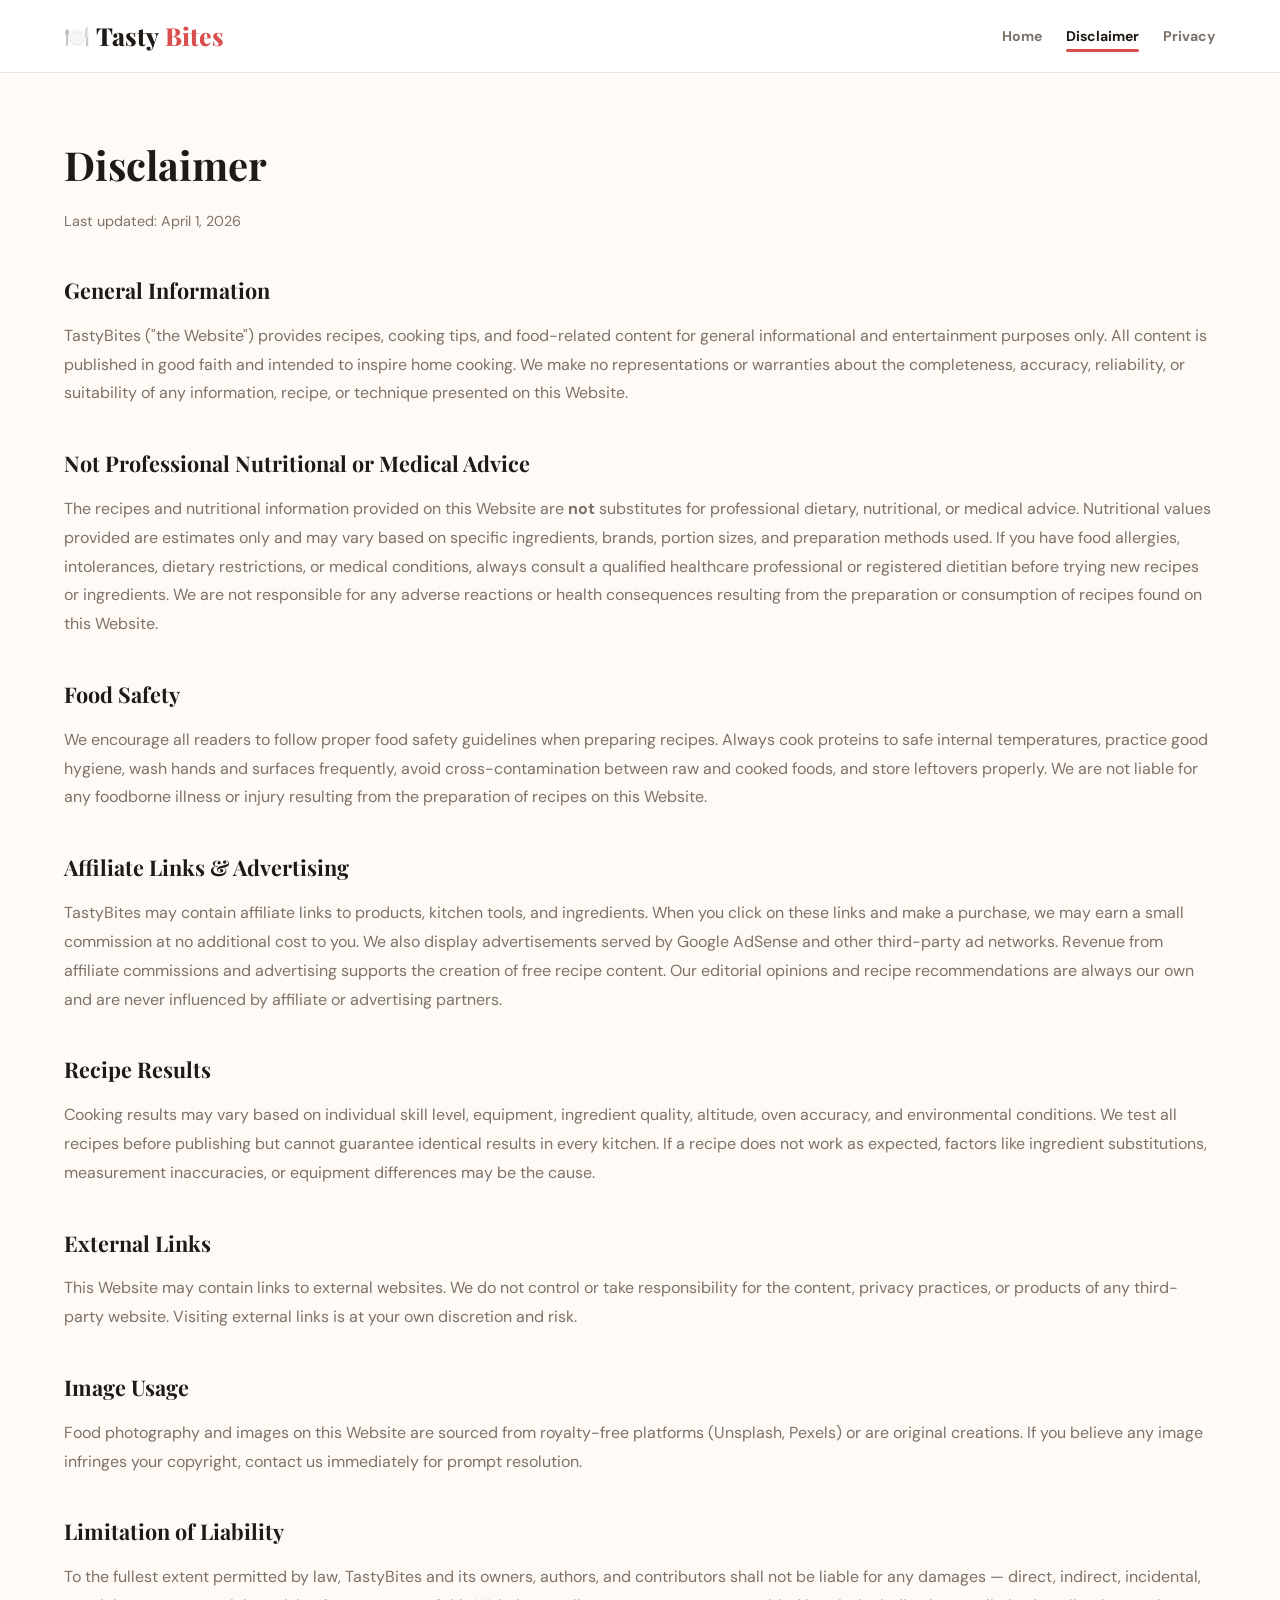
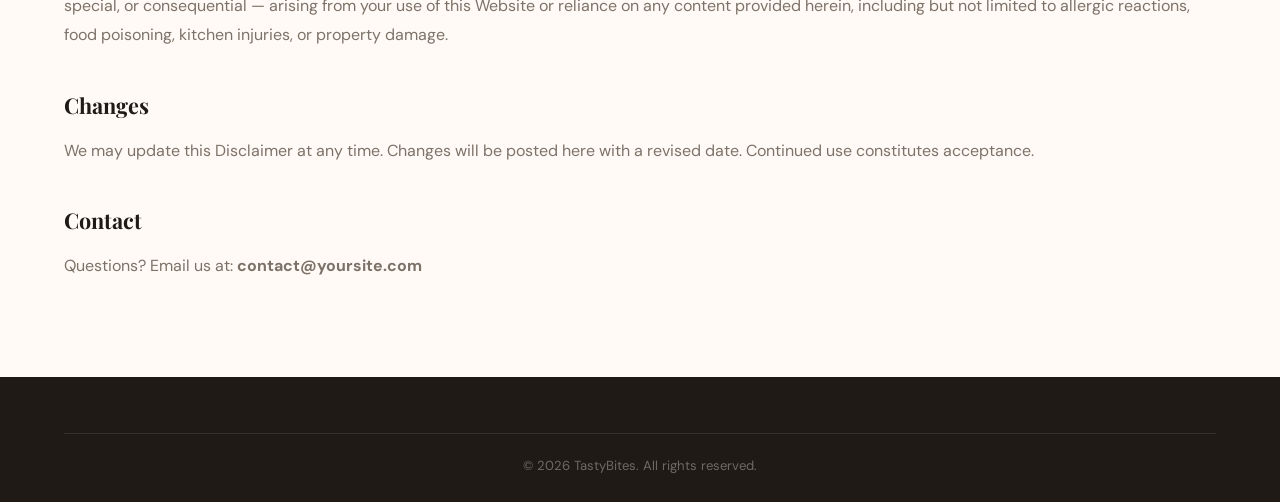
<file: public/disclaimer.html>
<!DOCTYPE html>
<html lang="en">
<head>
    <meta charset="UTF-8">
    <meta name="viewport" content="width=device-width, initial-scale=1.0">
    <meta name="description" content="Disclaimer for TastyBites — Recipe website. Information on content accuracy, nutritional information, affiliate links, and liability.">
    <meta name="robots" content="noindex, follow">
    <title>Disclaimer — TastyBites Recipes</title>
    <link rel="preconnect" href="https://fonts.googleapis.com">
    <link rel="preconnect" href="https://fonts.gstatic.com" crossorigin>
    <link href="https://fonts.googleapis.com/css2?family=Playfair+Display:wght@600;700;800&family=DM+Sans:wght@400;500;600;700;800&display=swap" rel="stylesheet">
    <link rel="stylesheet" href="style.css">
</head>
<body>

    <header class="header" id="header">
        <div class="container header-row">
            <a href="index.html" class="logo"><span class="logo-emoji">🍽️</span> Tasty<span class="logo-highlight">Bites</span></a>
            <nav aria-label="Main Navigation">
                <ul class="nav" id="navMenu">
                    <li><a href="index.html">Home</a></li>
                    <li><a href="disclaimer.html" class="active">Disclaimer</a></li>
                    <li><a href="privacy-policy.html">Privacy</a></li>
                </ul>
            </nav>
            <button class="menu-btn" id="menuBtn" aria-label="Toggle navigation"><span></span><span></span><span></span></button>
        </div>
    </header>

    <main class="legal-pg">
        <div class="container">
            <h1>Disclaimer</h1>
            <p class="meta">Last updated: April 1, 2026</p>

            <h2>General Information</h2>
            <p>TastyBites ("the Website") provides recipes, cooking tips, and food-related content for general informational and entertainment purposes only. All content is published in good faith and intended to inspire home cooking. We make no representations or warranties about the completeness, accuracy, reliability, or suitability of any information, recipe, or technique presented on this Website.</p>

            <h2>Not Professional Nutritional or Medical Advice</h2>
            <p>The recipes and nutritional information provided on this Website are <strong>not</strong> substitutes for professional dietary, nutritional, or medical advice. Nutritional values provided are estimates only and may vary based on specific ingredients, brands, portion sizes, and preparation methods used. If you have food allergies, intolerances, dietary restrictions, or medical conditions, always consult a qualified healthcare professional or registered dietitian before trying new recipes or ingredients. We are not responsible for any adverse reactions or health consequences resulting from the preparation or consumption of recipes found on this Website.</p>

            <h2>Food Safety</h2>
            <p>We encourage all readers to follow proper food safety guidelines when preparing recipes. Always cook proteins to safe internal temperatures, practice good hygiene, wash hands and surfaces frequently, avoid cross-contamination between raw and cooked foods, and store leftovers properly. We are not liable for any foodborne illness or injury resulting from the preparation of recipes on this Website.</p>

            <h2>Affiliate Links & Advertising</h2>
            <p>TastyBites may contain affiliate links to products, kitchen tools, and ingredients. When you click on these links and make a purchase, we may earn a small commission at no additional cost to you. We also display advertisements served by Google AdSense and other third-party ad networks. Revenue from affiliate commissions and advertising supports the creation of free recipe content. Our editorial opinions and recipe recommendations are always our own and are never influenced by affiliate or advertising partners.</p>

            <h2>Recipe Results</h2>
            <p>Cooking results may vary based on individual skill level, equipment, ingredient quality, altitude, oven accuracy, and environmental conditions. We test all recipes before publishing but cannot guarantee identical results in every kitchen. If a recipe does not work as expected, factors like ingredient substitutions, measurement inaccuracies, or equipment differences may be the cause.</p>

            <h2>External Links</h2>
            <p>This Website may contain links to external websites. We do not control or take responsibility for the content, privacy practices, or products of any third-party website. Visiting external links is at your own discretion and risk.</p>

            <h2>Image Usage</h2>
            <p>Food photography and images on this Website are sourced from royalty-free platforms (Unsplash, Pexels) or are original creations. If you believe any image infringes your copyright, contact us immediately for prompt resolution.</p>

            <h2>Limitation of Liability</h2>
            <p>To the fullest extent permitted by law, TastyBites and its owners, authors, and contributors shall not be liable for any damages — direct, indirect, incidental, special, or consequential — arising from your use of this Website or reliance on any content provided herein, including but not limited to allergic reactions, food poisoning, kitchen injuries, or property damage.</p>

            <h2>Changes</h2>
            <p>We may update this Disclaimer at any time. Changes will be posted here with a revised date. Continued use constitutes acceptance.</p>

            <h2>Contact</h2>
            <p>Questions? Email us at: <strong>contact@yoursite.com</strong></p>
        </div>
    </main>

    <footer class="footer">
        <div class="container"><div class="ft-bottom"><p>&copy; 2026 TastyBites. All rights reserved.</p></div></div>
    </footer>
    <script src="script.js"></script>
</body>
</html>
</file>
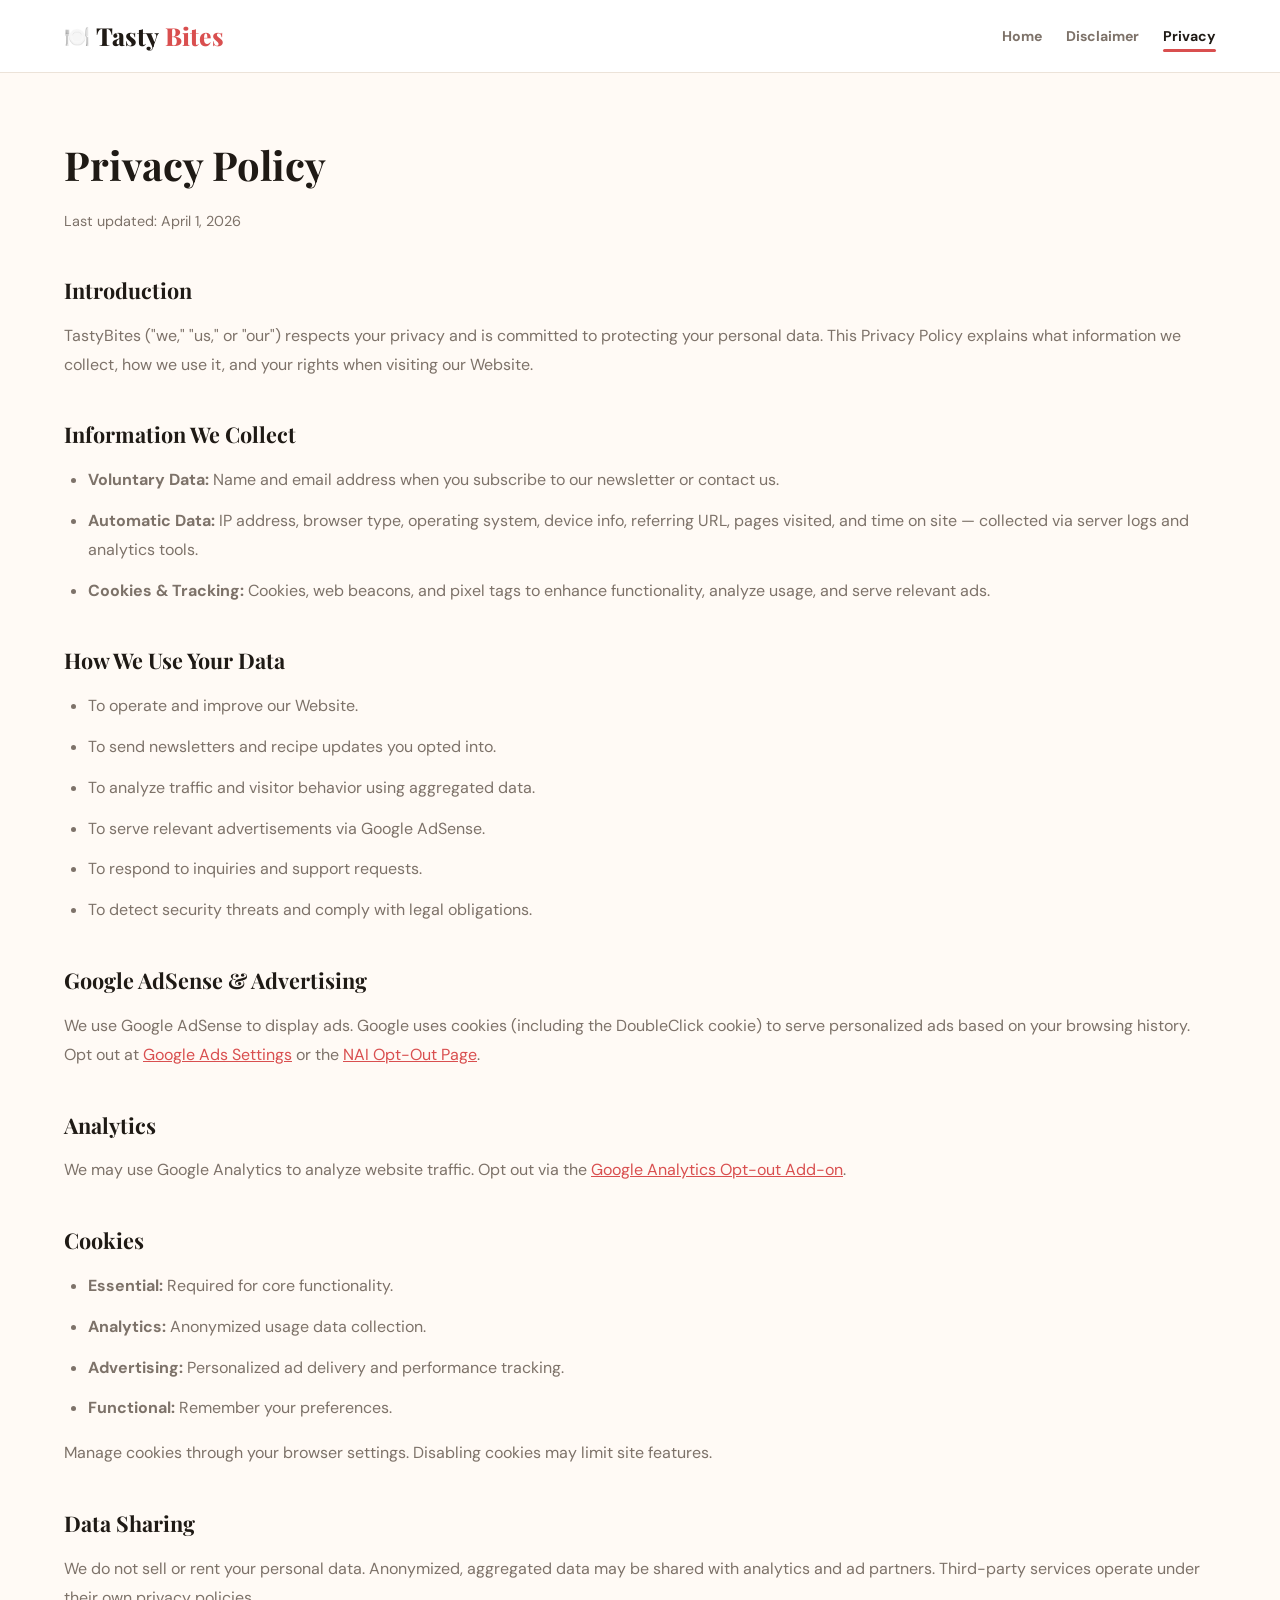
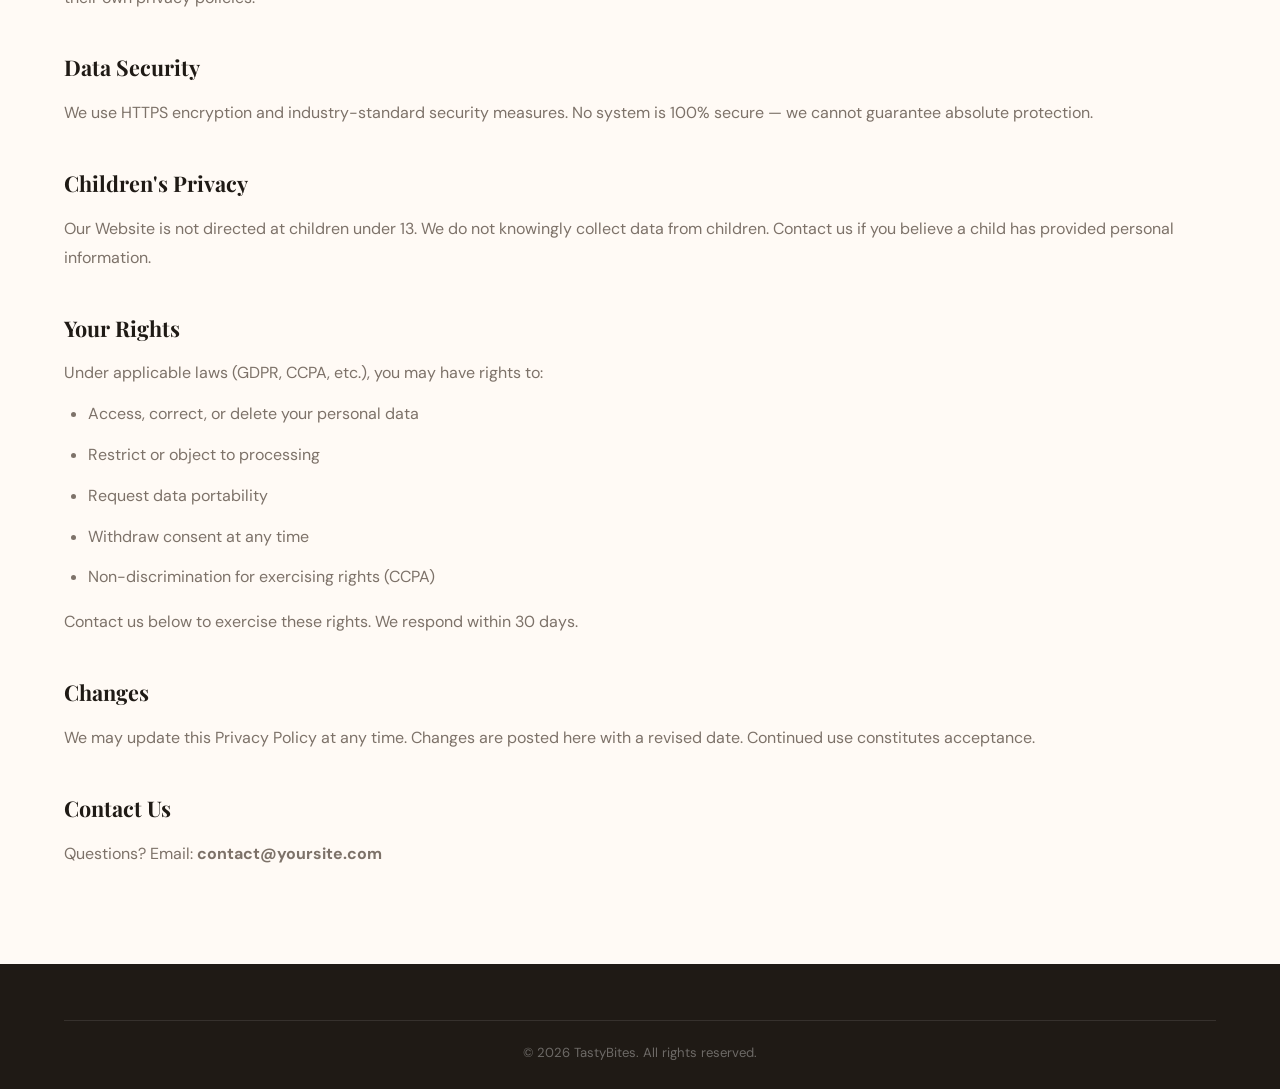
<file: public/privacy-policy.html>
<!DOCTYPE html>
<html lang="en">
<head>
    <meta charset="UTF-8">
    <meta name="viewport" content="width=device-width, initial-scale=1.0">
    <meta name="description" content="Privacy Policy for TastyBites — Recipe website. Learn how we collect, use, and protect your personal information.">
    <meta name="robots" content="noindex, follow">
    <title>Privacy Policy — TastyBites Recipes</title>
    <link rel="preconnect" href="https://fonts.googleapis.com">
    <link rel="preconnect" href="https://fonts.gstatic.com" crossorigin>
    <link href="https://fonts.googleapis.com/css2?family=Playfair+Display:wght@600;700;800&family=DM+Sans:wght@400;500;600;700;800&display=swap" rel="stylesheet">
    <link rel="stylesheet" href="style.css">
</head>
<body>

    <header class="header" id="header">
        <div class="container header-row">
            <a href="index.html" class="logo"><span class="logo-emoji">🍽️</span> Tasty<span class="logo-highlight">Bites</span></a>
            <nav aria-label="Main Navigation">
                <ul class="nav" id="navMenu">
                    <li><a href="index.html">Home</a></li>
                    <li><a href="disclaimer.html">Disclaimer</a></li>
                    <li><a href="privacy-policy.html" class="active">Privacy</a></li>
                </ul>
            </nav>
            <button class="menu-btn" id="menuBtn" aria-label="Toggle navigation"><span></span><span></span><span></span></button>
        </div>
    </header>

    <main class="legal-pg">
        <div class="container">
            <h1>Privacy Policy</h1>
            <p class="meta">Last updated: April 1, 2026</p>

            <h2>Introduction</h2>
            <p>TastyBites ("we," "us," or "our") respects your privacy and is committed to protecting your personal data. This Privacy Policy explains what information we collect, how we use it, and your rights when visiting our Website.</p>

            <h2>Information We Collect</h2>
            <ul>
                <li><strong>Voluntary Data:</strong> Name and email address when you subscribe to our newsletter or contact us.</li>
                <li><strong>Automatic Data:</strong> IP address, browser type, operating system, device info, referring URL, pages visited, and time on site — collected via server logs and analytics tools.</li>
                <li><strong>Cookies & Tracking:</strong> Cookies, web beacons, and pixel tags to enhance functionality, analyze usage, and serve relevant ads.</li>
            </ul>

            <h2>How We Use Your Data</h2>
            <ul>
                <li>To operate and improve our Website.</li>
                <li>To send newsletters and recipe updates you opted into.</li>
                <li>To analyze traffic and visitor behavior using aggregated data.</li>
                <li>To serve relevant advertisements via Google AdSense.</li>
                <li>To respond to inquiries and support requests.</li>
                <li>To detect security threats and comply with legal obligations.</li>
            </ul>

            <h2>Google AdSense & Advertising</h2>
            <p>We use Google AdSense to display ads. Google uses cookies (including the DoubleClick cookie) to serve personalized ads based on your browsing history. Opt out at <a href="https://www.google.com/settings/ads" target="_blank" rel="noopener noreferrer">Google Ads Settings</a> or the <a href="https://optout.networkadvertising.org/" target="_blank" rel="noopener noreferrer">NAI Opt-Out Page</a>.</p>

            <h2>Analytics</h2>
            <p>We may use Google Analytics to analyze website traffic. Opt out via the <a href="https://tools.google.com/dlpage/gaoptout" target="_blank" rel="noopener noreferrer">Google Analytics Opt-out Add-on</a>.</p>

            <h2>Cookies</h2>
            <ul>
                <li><strong>Essential:</strong> Required for core functionality.</li>
                <li><strong>Analytics:</strong> Anonymized usage data collection.</li>
                <li><strong>Advertising:</strong> Personalized ad delivery and performance tracking.</li>
                <li><strong>Functional:</strong> Remember your preferences.</li>
            </ul>
            <p>Manage cookies through your browser settings. Disabling cookies may limit site features.</p>

            <h2>Data Sharing</h2>
            <p>We do not sell or rent your personal data. Anonymized, aggregated data may be shared with analytics and ad partners. Third-party services operate under their own privacy policies.</p>

            <h2>Data Security</h2>
            <p>We use HTTPS encryption and industry-standard security measures. No system is 100% secure — we cannot guarantee absolute protection.</p>

            <h2>Children's Privacy</h2>
            <p>Our Website is not directed at children under 13. We do not knowingly collect data from children. Contact us if you believe a child has provided personal information.</p>

            <h2>Your Rights</h2>
            <p>Under applicable laws (GDPR, CCPA, etc.), you may have rights to:</p>
            <ul>
                <li>Access, correct, or delete your personal data</li>
                <li>Restrict or object to processing</li>
                <li>Request data portability</li>
                <li>Withdraw consent at any time</li>
                <li>Non-discrimination for exercising rights (CCPA)</li>
            </ul>
            <p>Contact us below to exercise these rights. We respond within 30 days.</p>

            <h2>Changes</h2>
            <p>We may update this Privacy Policy at any time. Changes are posted here with a revised date. Continued use constitutes acceptance.</p>

            <h2>Contact Us</h2>
            <p>Questions? Email: <strong>contact@yoursite.com</strong></p>
        </div>
    </main>

    <footer class="footer">
        <div class="container"><div class="ft-bottom"><p>&copy; 2026 TastyBites. All rights reserved.</p></div></div>
    </footer>
    <script src="script.js"></script>
</body>
</html>
</file>
<file: public/style.css>
/* ===== RESET ===== */
*,*::before,*::after{margin:0;padding:0;box-sizing:border-box}

:root{
    --red:#d94f4f;
    --red-dark:#b83a3a;
    --red-light:#fde8e8;
    --orange:#e8873a;
    --orange-light:#fef3e6;
    --green:#4a9c6d;
    --cream:#fffaf5;
    --warm:#f9f1e8;
    --surface:#ffffff;
    --dark:#1f1a15;
    --text:#3a3530;
    --muted:#7d7269;
    --border:#ece3d9;
    --hd:'Playfair Display',Georgia,serif;
    --bd:'DM Sans','Segoe UI',sans-serif;
    --r:18px;
    --r-sm:12px;
    --sh:0 5px 28px rgba(217,79,79,.06);
    --sh-lg:0 14px 48px rgba(217,79,79,.11);
    --t:.3s ease
}

html{scroll-behavior:smooth}
body{font-family:var(--bd);background:var(--cream);color:var(--text);line-height:1.8;-webkit-font-smoothing:antialiased}
.container{max-width:1200px;margin:0 auto;padding:0 24px}
a{color:var(--red);text-decoration:none;transition:color var(--t)}
a:hover{color:var(--red-dark)}
img{max-width:100%;height:auto;display:block}
.sr-only{position:absolute;width:1px;height:1px;padding:0;margin:-1px;overflow:hidden;clip:rect(0,0,0,0);border:0}

/* ===== CHIPS ===== */
.chip{
    display:inline-block;padding:6px 18px;border-radius:50px;
    font-size:.78rem;font-weight:800;letter-spacing:.8px;
    background:var(--red-light);color:var(--red-dark);
    text-transform:uppercase;margin-bottom:14px;
}
.chip-warm{background:var(--orange-light);color:#a85d1a}
.chip-light{background:rgba(255,255,255,.18);color:#fff}

/* ===== BUTTONS ===== */
.btn{
    display:inline-block;padding:15px 34px;border-radius:50px;
    font-weight:700;font-size:.94rem;font-family:var(--bd);
    cursor:pointer;border:2px solid transparent;transition:all var(--t);
}
.btn-red{background:var(--red);color:#fff;border-color:var(--red)}
.btn-red:hover{background:var(--red-dark);border-color:var(--red-dark);color:#fff;transform:translateY(-2px);box-shadow:var(--sh-lg)}
.btn-ghost{background:transparent;color:var(--text);border-color:var(--border)}
.btn-ghost:hover{border-color:var(--red);color:var(--red)}

/* ===== RIBBON ===== */
.ribbon{background:var(--dark);color:#fff;text-align:center;padding:10px 0;font-size:.84rem;font-weight:600}
.ribbon a{color:var(--orange);text-decoration:underline}

/* ===== HEADER ===== */
.header{background:var(--surface);border-bottom:1px solid var(--border);position:sticky;top:0;z-index:1000}
.header-row{display:flex;justify-content:space-between;align-items:center;height:72px}

.logo{display:flex;align-items:center;gap:6px;font-family:var(--hd);font-size:1.55rem;font-weight:800;color:var(--dark)}
.logo-highlight{color:var(--red)}
.logo-highlight-ft{color:var(--orange)}
.logo-emoji{font-size:1.3rem}
.logo-ft{color:#fff}

.nav{display:flex;list-style:none;gap:24px;align-items:center}
.nav a{font-size:.88rem;font-weight:700;color:var(--muted);padding:4px 0;position:relative}
.nav a::after{content:'';position:absolute;bottom:-3px;left:0;width:0;height:2.5px;border-radius:2px;background:var(--red);transition:width var(--t)}
.nav a:hover::after,.nav a.active::after{width:100%}
.nav a:hover,.nav a.active{color:var(--dark)}
.nav-divider{width:1px;height:18px;background:var(--border)}

.menu-btn{display:none;flex-direction:column;gap:5px;background:none;border:none;cursor:pointer;padding:6px}
.menu-btn span{display:block;width:26px;height:3px;background:var(--dark);border-radius:4px;transition:var(--t)}
.menu-btn.open span:nth-child(1){transform:rotate(45deg) translate(5px,6px)}
.menu-btn.open span:nth-child(2){opacity:0}
.menu-btn.open span:nth-child(3){transform:rotate(-45deg) translate(5px,-6px)}

/* ===== HERO ===== */
.hero{padding:60px 0 44px;overflow:hidden}
.hero-grid{display:grid;grid-template-columns:1fr 1.15fr;gap:48px;align-items:center}

.hero-content h1{font-family:var(--hd);font-size:3rem;line-height:1.14;color:var(--dark);margin-bottom:18px}
.hero-sub{color:var(--muted);font-size:1.06rem;margin-bottom:30px;max-width:490px}
.hero-actions{display:flex;gap:14px;flex-wrap:wrap;margin-bottom:32px}

.hero-meta{display:flex;gap:32px;border-top:1px solid var(--border);padding-top:24px}
.meta-item{display:flex;flex-direction:column}
.meta-item strong{font-size:1.4rem;color:var(--dark);font-family:var(--hd)}
.meta-item span{font-size:.76rem;color:var(--muted);text-transform:uppercase;letter-spacing:.5px}

.hero-visual{position:relative}
.hero-img{border-radius:var(--r);box-shadow:var(--sh-lg);width:100%;height:440px;object-fit:cover}

.hero-float{
    position:absolute;bottom:28px;left:-24px;
    background:var(--surface);border-radius:var(--r-sm);
    padding:14px 22px;box-shadow:var(--sh-lg);
    display:flex;align-items:center;gap:12px;
    animation:bounce 3.5s ease-in-out infinite;
}
.hero-float span{font-size:1.6rem}
.hero-float strong{display:block;font-size:.88rem;color:var(--dark)}
.hero-float small{font-size:.76rem;color:var(--muted)}

@keyframes bounce{0%,100%{transform:translateY(0)}50%{transform:translateY(-10px)}}

/* ===== SECTIONS ===== */
.sec{padding:84px 0}
.sec-warm{background:var(--warm)}
.sec-dark{background:linear-gradient(135deg,var(--dark) 0%,#342c24 100%);color:#fff}

.sec-header{text-align:center;margin-bottom:56px;max-width:700px;margin-left:auto;margin-right:auto}
.sec-header.centered{text-align:center}
.sec-header h2{font-family:var(--hd);font-size:2.3rem;color:var(--dark);line-height:1.2;margin-bottom:14px}
.sec-warm .sec-header h2{color:var(--dark)}
.sec-sub{color:var(--muted);font-size:1rem}

/* ===== RECIPE CARDS ===== */
.recipe-card{
    display:grid;grid-template-columns:1.1fr 1fr;
    background:var(--surface);border-radius:var(--r);
    box-shadow:var(--sh);overflow:hidden;margin-bottom:44px;
    transition:transform var(--t),box-shadow var(--t);
}
.recipe-card:hover{transform:translateY(-6px);box-shadow:var(--sh-lg)}

.recipe-card-flip{direction:rtl}
.recipe-card-flip>*{direction:ltr}

.recipe-img{position:relative;overflow:hidden}
.recipe-img img{width:100%;height:100%;object-fit:cover;border-radius:0;transition:transform .6s ease}
.recipe-card:hover .recipe-img img{transform:scale(1.05)}

.recipe-tag{
    position:absolute;top:18px;left:18px;
    background:var(--surface);color:var(--red-dark);
    padding:6px 16px;border-radius:50px;
    font-size:.76rem;font-weight:800;text-transform:uppercase;
    letter-spacing:.6px;box-shadow:var(--sh);
}
.recipe-card-flip .recipe-tag{left:auto;right:18px}

.recipe-body{padding:40px 44px;display:flex;flex-direction:column;justify-content:center}

.recipe-num{
    font-family:var(--hd);font-size:3.6rem;font-weight:800;
    color:var(--red-light);line-height:1;margin-bottom:6px;
}

.recipe-body h3{font-family:var(--hd);font-size:1.38rem;color:var(--dark);margin-bottom:16px;line-height:1.3}
.recipe-body p{color:var(--muted);font-size:.96rem}

/* ===== CATEGORY TILES ===== */
.cat-grid{display:grid;grid-template-columns:repeat(auto-fit,minmax(270px,1fr));gap:22px}

.cat-tile{
    display:block;background:var(--surface);border:2px solid var(--border);
    border-radius:var(--r);padding:36px 28px;text-align:center;
    transition:all var(--t);
}
.cat-tile:hover{border-color:var(--red);transform:translateY(-5px);box-shadow:var(--sh);background:var(--red);color:#fff}
.cat-tile:hover h3{color:#fff}
.cat-tile:hover p{color:rgba(255,255,255,.85)}

.cat-icon{font-size:3rem;margin-bottom:14px;display:block}
.cat-tile h3{font-family:var(--hd);font-size:1.2rem;color:var(--dark);margin-bottom:8px;transition:color var(--t)}
.cat-tile p{font-size:.9rem;color:var(--muted);line-height:1.65;transition:color var(--t)}

/* ===== NEWSLETTER ===== */
.nl-inner{max-width:580px;margin:0 auto;text-align:center}
.nl-inner h2{font-family:var(--hd);font-size:2.1rem;color:#fff;margin-bottom:12px}
.nl-inner>p{opacity:.85;margin-bottom:28px}
.nl-inner small{display:block;margin-top:14px;opacity:.5;font-size:.82rem}

.nl-form{display:flex;gap:12px;justify-content:center;flex-wrap:wrap}
.nl-form input[type="email"]{
    flex:1;min-width:240px;padding:15px 22px;
    border:2px solid rgba(255,255,255,.2);border-radius:50px;
    background:rgba(255,255,255,.08);color:#fff;
    font-size:1rem;font-family:var(--bd);outline:none;transition:border var(--t);
}
.nl-form input::placeholder{color:rgba(255,255,255,.45)}
.nl-form input:focus{border-color:var(--orange)}

/* ===== AD SLOT ===== */
.ad-slot{margin:34px auto;text-align:center;min-height:90px}

/* ===== FOOTER ===== */
.footer{background:var(--dark);color:#fff;padding:56px 0 24px}
.ft-grid{display:grid;grid-template-columns:1.5fr repeat(3,1fr);gap:36px;margin-bottom:40px}
.ft-about p{color:rgba(255,255,255,.55);font-size:.9rem;margin-top:12px}
.ft-col h4{font-size:.84rem;text-transform:uppercase;letter-spacing:1.2px;margin-bottom:16px;color:rgba(255,255,255,.75)}
.ft-col ul{list-style:none}
.ft-col li{margin-bottom:8px}
.ft-col a{color:rgba(255,255,255,.55);font-size:.88rem}
.ft-col a:hover{color:var(--orange)}
.ft-bottom{border-top:1px solid rgba(255,255,255,.1);padding-top:20px;text-align:center;font-size:.82rem;color:rgba(255,255,255,.35)}

/* ===== LEGAL PAGES ===== */
.legal-pg{padding:56px 0 84px}
.legal-pg h1{font-family:var(--hd);font-size:2.5rem;color:var(--dark);margin-bottom:8px}
.legal-pg .meta{color:var(--muted);margin-bottom:36px;font-size:.9rem}
.legal-pg h2{font-family:var(--hd);font-size:1.35rem;margin-top:36px;margin-bottom:12px;color:var(--dark);text-align:left}
.legal-pg p,.legal-pg li{color:var(--muted);font-size:1rem;margin-bottom:12px}
.legal-pg ul{padding-left:24px;margin-bottom:16px}
.legal-pg a{color:var(--red);text-decoration:underline}

/* ===== RESPONSIVE ===== */
@media(max-width:1024px){
    .hero-grid{grid-template-columns:1fr;text-align:center}
    .hero-sub{margin:0 auto 30px}
    .hero-actions,.hero-meta{justify-content:center}
    .hero-visual{max-width:600px;margin:0 auto}
    .hero-float{left:auto;right:20px}
    .recipe-card,.recipe-card-flip{grid-template-columns:1fr;direction:ltr}
    .recipe-card-flip>*{direction:ltr}
    .recipe-card-flip .recipe-tag{left:18px;right:auto}
    .recipe-img img{height:300px}
}
@media(max-width:768px){
    .nav{
        display:none;flex-direction:column;
        position:absolute;top:72px;left:0;right:0;
        background:var(--surface);padding:28px;gap:16px;
        box-shadow:var(--sh-lg);border-bottom:1px solid var(--border)
    }
    .nav.open{display:flex}
    .nav-divider{display:none}
    .menu-btn{display:flex}
    .hero-content h1{font-size:2.1rem}
    .hero-img{height:300px}
    .sec{padding:56px 0}
    .recipe-body{padding:26px}
    .recipe-num{font-size:2.4rem}
    .ft-grid{grid-template-columns:1fr 1fr;gap:28px}
}
@media(max-width:480px){
    .ft-grid{grid-template-columns:1fr}
    .hero-meta{flex-wrap:wrap;gap:20px}
}
</file>
